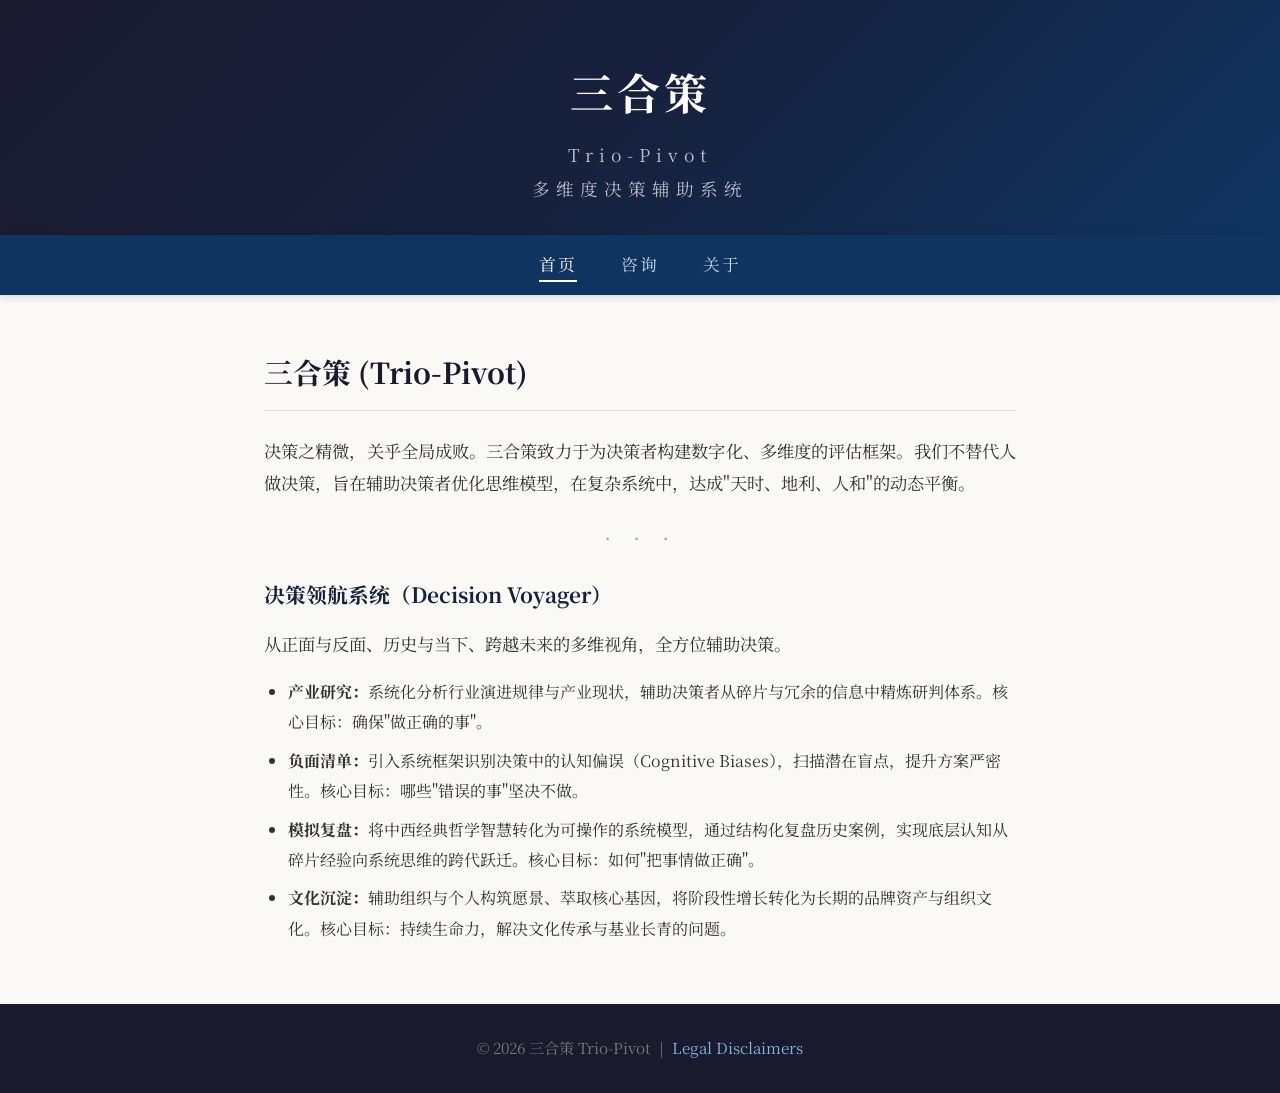
<file: index.html>
<!DOCTYPE html>
<html lang="zh-CN">
<head>
    <meta charset="UTF-8">
    <meta name="viewport" content="width=device-width, initial-scale=1.0">
    <title>三合策 (Trio-Pivot) | 全维度人生决策辅助系统</title>
    <link rel="stylesheet" href="style.css">
</head>
<body>

<header>
    <h1><a href="index.html">三合策</a></h1>
    <div class="subtitle">Trio-Pivot<br>多维度决策辅助系统</div>
</header>

<nav>
    <a href="index.html" class="active">首页</a>
    <a href="consult.html">咨询</a>
    <a href="about.html">关于</a>
</nav>

<div class="content">
    <h2>三合策 (Trio-Pivot)</h2>

    <p>决策之精微，关乎全局成败。三合策致力于为决策者构建数字化、多维度的评估框架。我们不替代人做决策，旨在辅助决策者优化思维模型，在复杂系统中，达成"天时、地利、人和"的动态平衡。</p>

    <div class="separator">· · ·</div>

    <h3>决策领航系统（Decision Voyager）</h3>
    <p>从正面与反面、历史与当下、跨越未来的多维视角，全方位辅助决策。</p>
    <ul>
        <li><strong>产业研究：</strong>系统化分析行业演进规律与产业现状，辅助决策者从碎片与冗余的信息中精炼研判体系。核心目标：确保"做正确的事"。</li>
        <li><strong>负面清单：</strong>引入系统框架识别决策中的认知偏误（Cognitive Biases），扫描潜在盲点，提升方案严密性。核心目标：哪些"错误的事"坚决不做。</li>
        <li><strong>模拟复盘：</strong>将中西经典哲学智慧转化为可操作的系统模型，通过结构化复盘历史案例，实现底层认知从碎片经验向系统思维的跨代跃迁。核心目标：如何"把事情做正确"。</li>
        <li><strong>文化沉淀：</strong>辅助组织与个人构筑愿景、萃取核心基因，将阶段性增长转化为长期的品牌资产与组织文化。核心目标：持续生命力，解决文化传承与基业长青的问题。</li>
    </ul>
</div>

<footer>
    <p>&copy; 2026 三合策 Trio-Pivot &nbsp;|&nbsp; <a href="disclaimer.html">Legal Disclaimers</a></p>
</footer>

</body>
</html>
</file>
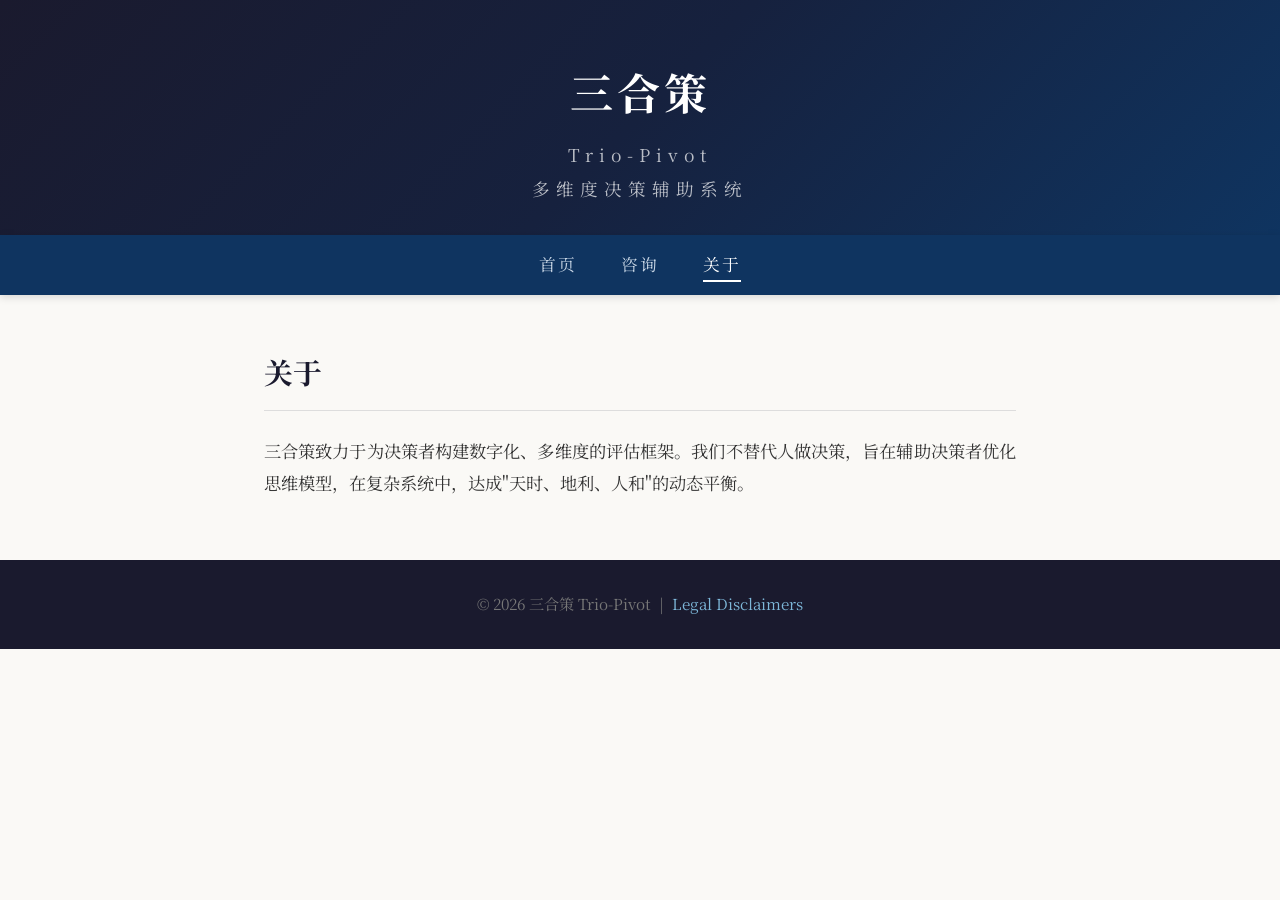
<file: about.html>
<!DOCTYPE html>
<html lang="zh-CN">
<head>
    <meta charset="UTF-8">
    <meta name="viewport" content="width=device-width, initial-scale=1.0">
    <title>关于 - 三合策 Trio-Pivot</title>
    <link rel="stylesheet" href="style.css">
</head>
<body>

<header>
    <h1><a href="index.html">三合策</a></h1>
    <div class="subtitle">Trio-Pivot<br>多维度决策辅助系统</div>
</header>

<nav>
    <a href="index.html">首页</a>
    <a href="consult.html">咨询</a>
    <a href="about.html" class="active">关于</a>
</nav>

<div class="content">
    <h2>关于</h2>

    <p>三合策致力于为决策者构建数字化、多维度的评估框架。我们不替代人做决策，旨在辅助决策者优化思维模型，在复杂系统中，达成"天时、地利、人和"的动态平衡。</p>
</div>

<footer>
    <p>&copy; 2026 三合策 Trio-Pivot &nbsp;|&nbsp; <a href="disclaimer.html">Legal Disclaimers</a></p>
</footer>

</body>
</html>
</file>
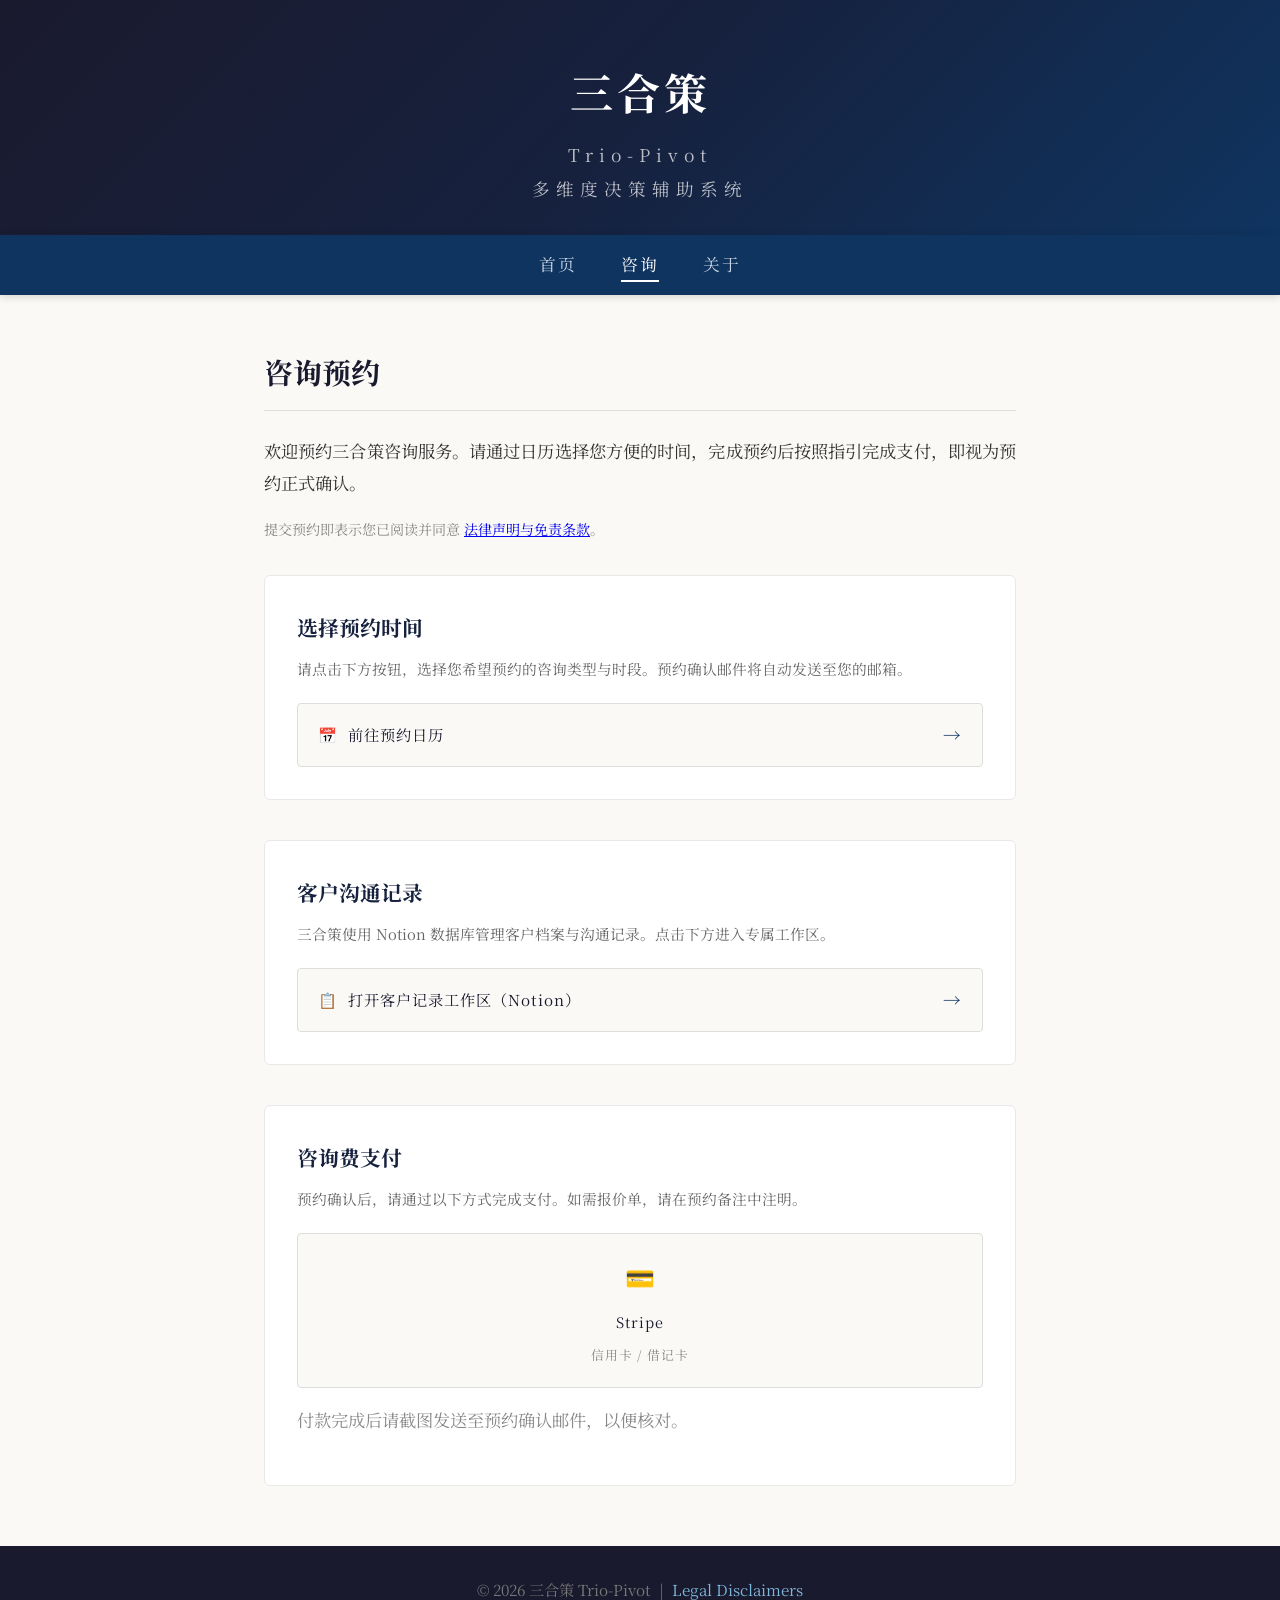
<file: consult.html>
<!DOCTYPE html>
<html lang="zh-CN">
<head>
    <meta charset="UTF-8">
    <meta name="viewport" content="width=device-width, initial-scale=1.0">
    <title>咨询预约 - 三合策 Trio-Pivot</title>
    <link rel="stylesheet" href="style.css">
    <style>
        .consult-intro { margin-bottom: 32px; }

        /* Section cards */
        .consult-card {
            background: #fff;
            border: 1px solid #e8e8e8;
            border-radius: 6px;
            padding: 32px;
            margin-bottom: 40px;
        }
        .consult-card h3 {
            margin-top: 0;
            margin-bottom: 8px;
        }
        .consult-card .card-desc {
            color: #666;
            font-size: 0.92rem;
            margin-bottom: 20px;
        }

        /* Calendly embed */
        .calendly-inline-widget {
            min-width: 320px;
            height: 660px;
            border-radius: 4px;
            overflow: hidden;
        }
        .calendly-notice {
            background: #f0f4f8;
            border: 1px dashed #b0bec5;
            border-radius: 4px;
            padding: 16px 20px;
            font-size: 0.9rem;
            color: #555;
            line-height: 1.7;
        }
        .calendly-notice code {
            background: #e0e8f0;
            padding: 1px 6px;
            border-radius: 3px;
            font-size: 0.88rem;
        }

        /* Notion CRM */
        .notion-link {
            display: flex;
            align-items: center;
            justify-content: space-between;
            padding: 14px 20px;
            border: 1px solid #ddd;
            border-radius: 4px;
            text-decoration: none;
            color: #1a1a2e;
            background: #faf9f6;
            font-size: 0.95rem;
            letter-spacing: 1px;
            transition: background 0.2s, border-color 0.2s;
        }
        .notion-link:hover {
            background: #eef2f7;
            border-color: #0f3460;
        }
        .notion-link .arrow { color: #0f3460; font-size: 1.1rem; }

        /* Payment */
        .payment-grid {
            display: grid;
            grid-template-columns: 1fr 1fr;
            gap: 14px;
            margin-top: 20px;
        }
        .payment-link {
            display: flex;
            flex-direction: column;
            align-items: center;
            justify-content: center;
            gap: 8px;
            padding: 20px 16px;
            border: 1px solid #ddd;
            border-radius: 4px;
            text-decoration: none;
            color: #1a1a2e;
            background: #faf9f6;
            font-size: 0.9rem;
            letter-spacing: 1px;
            text-align: center;
            transition: background 0.2s, border-color 0.2s;
        }
        .payment-link:hover {
            background: #eef2f7;
            border-color: #0f3460;
        }
        .payment-link .pay-icon {
            font-size: 1.5rem;
        }
        .payment-note {
            margin-top: 16px;
            font-size: 0.88rem;
            color: #888;
        }

        @media (max-width: 600px) {
            .consult-card { padding: 20px; }
            .payment-grid { grid-template-columns: 1fr 1fr; }
        }
    </style>
</head>
<body>

<header>
    <h1><a href="index.html">三合策</a></h1>
    <div class="subtitle">Trio-Pivot<br>多维度决策辅助系统</div>
</header>

<nav>
    <a href="index.html">首页</a>
    <a href="consult.html" class="active">咨询</a>
    <a href="about.html">关于</a>
</nav>

<div class="content">
    <h2>咨询预约</h2>

    <div class="consult-intro">
        <p>欢迎预约三合策咨询服务。请通过日历选择您方便的时间，完成预约后按照指引完成支付，即视为预约正式确认。</p>
        <p style="font-size:0.88rem;color:#888;">提交预约即表示您已阅读并同意 <a href="disclaimer.html">法律声明与免责条款</a>。</p>
    </div>

    <!-- 1. 日历预约 -->
    <div class="consult-card">
        <h3>选择预约时间</h3>
        <p class="card-desc">请点击下方按钮，选择您希望预约的咨询类型与时段。预约确认邮件将自动发送至您的邮箱。</p>
        <a href="https://cal.com/trio-pivot" class="notion-link" target="_blank" rel="noopener noreferrer">
            <span>📅 &nbsp;前往预约日历</span>
            <span class="arrow">→</span>
        </a>
    </div>

    <!-- 2. 客户记录系统 -->
    <div class="consult-card">
        <h3>客户沟通记录</h3>
        <p class="card-desc">三合策使用 Notion 数据库管理客户档案与沟通记录。点击下方进入专属工作区。</p>
        <!-- 请将 href 替换为您的 Notion 页面链接 -->
        <a href="https://www.notion.so/3406f94b24ba804da696eafe4190dd76?source=copy_link" class="notion-link" target="_blank" rel="noopener noreferrer">
            <span>📋 &nbsp;打开客户记录工作区（Notion）</span>
            <span class="arrow">→</span>
        </a>
    </div>

    <!-- 3. 支付 -->
    <div class="consult-card">
        <h3>咨询费支付</h3>
        <p class="card-desc">预约确认后，请通过以下方式完成支付。如需报价单，请在预约备注中注明。</p>
        <!-- 请将 href 替换为您的 Stripe Payment Link -->
        <a href="https://buy.stripe.com/YOUR_STRIPE_LINK" class="payment-link" target="_blank" rel="noopener noreferrer">
            <span class="pay-icon">💳</span>
            <span>Stripe</span>
            <span style="font-size:0.8rem;color:#888;">信用卡 / 借记卡</span>
        </a>
        <p class="payment-note">付款完成后请截图发送至预约确认邮件，以便核对。</p>
    </div>

</div>

<footer>
    <p>&copy; 2026 三合策 Trio-Pivot &nbsp;|&nbsp; <a href="disclaimer.html">Legal Disclaimers</a></p>
</footer>

</body>
</html>
</file>
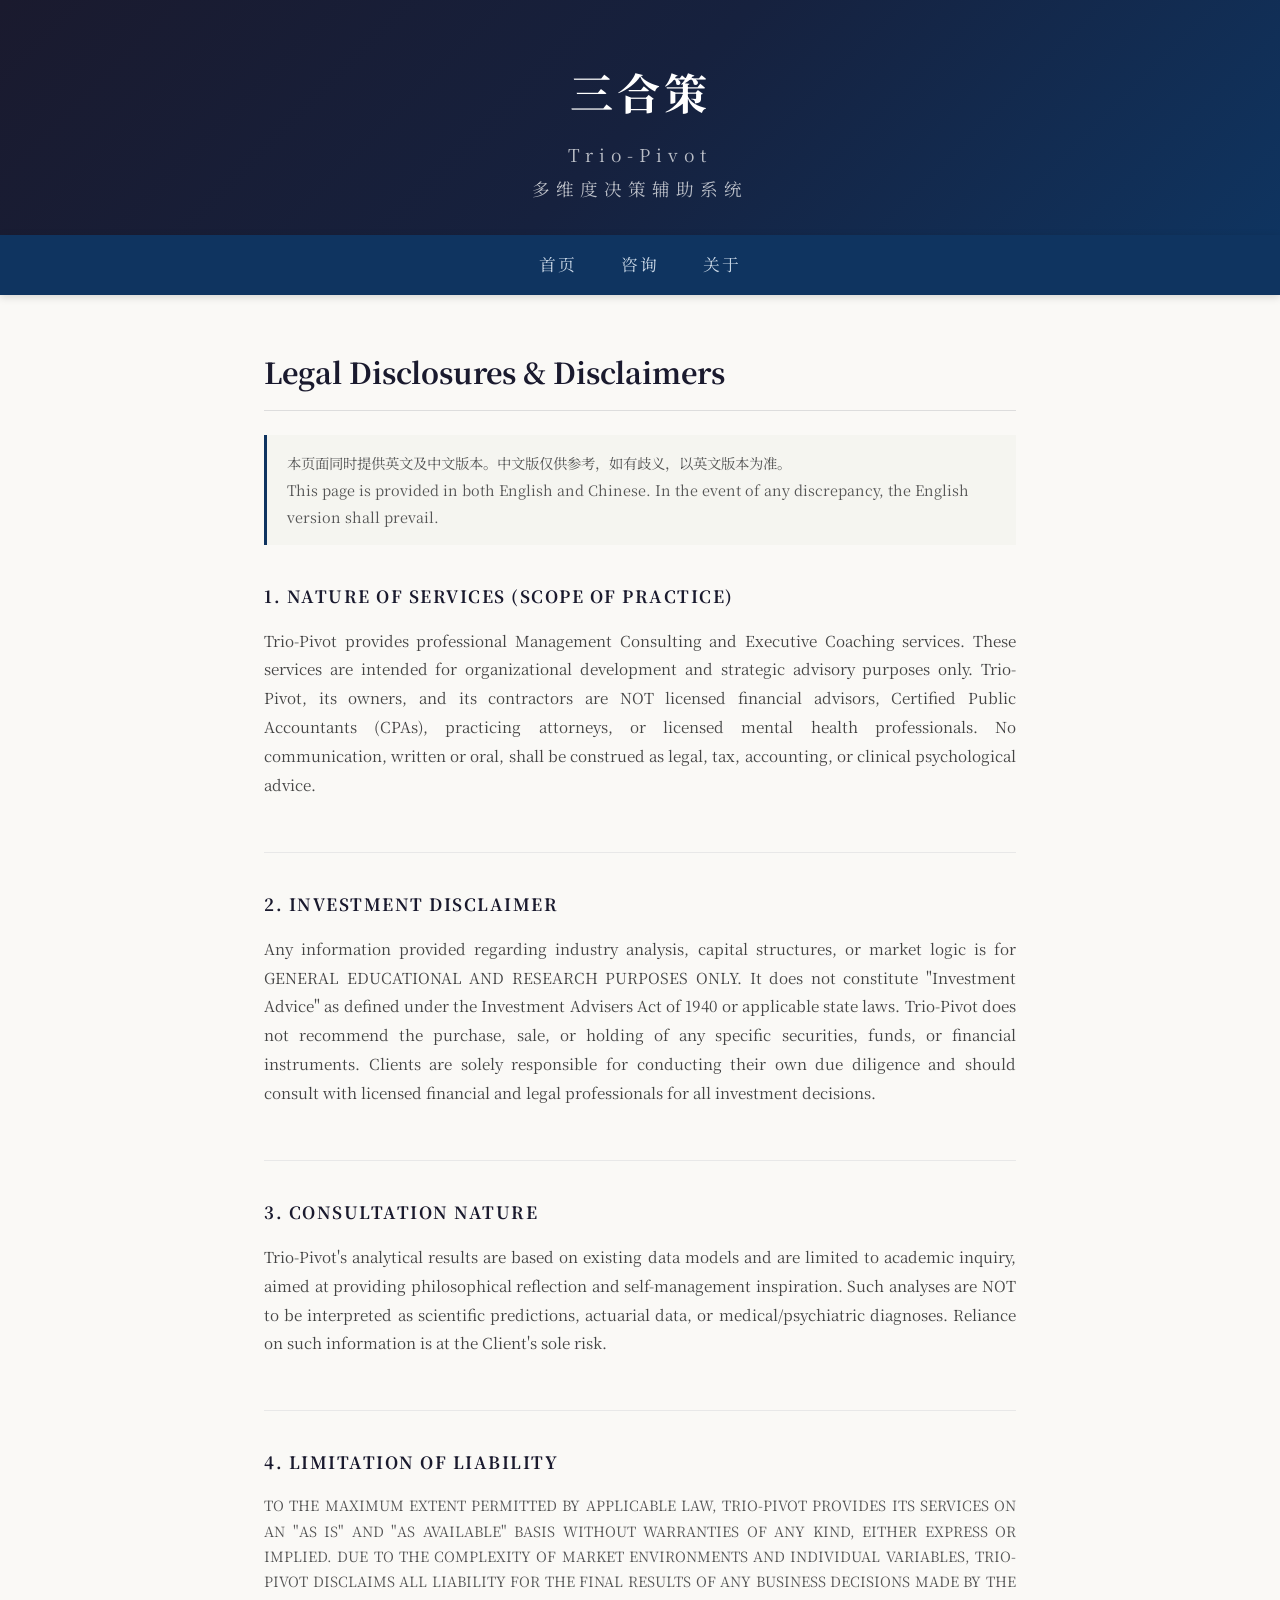
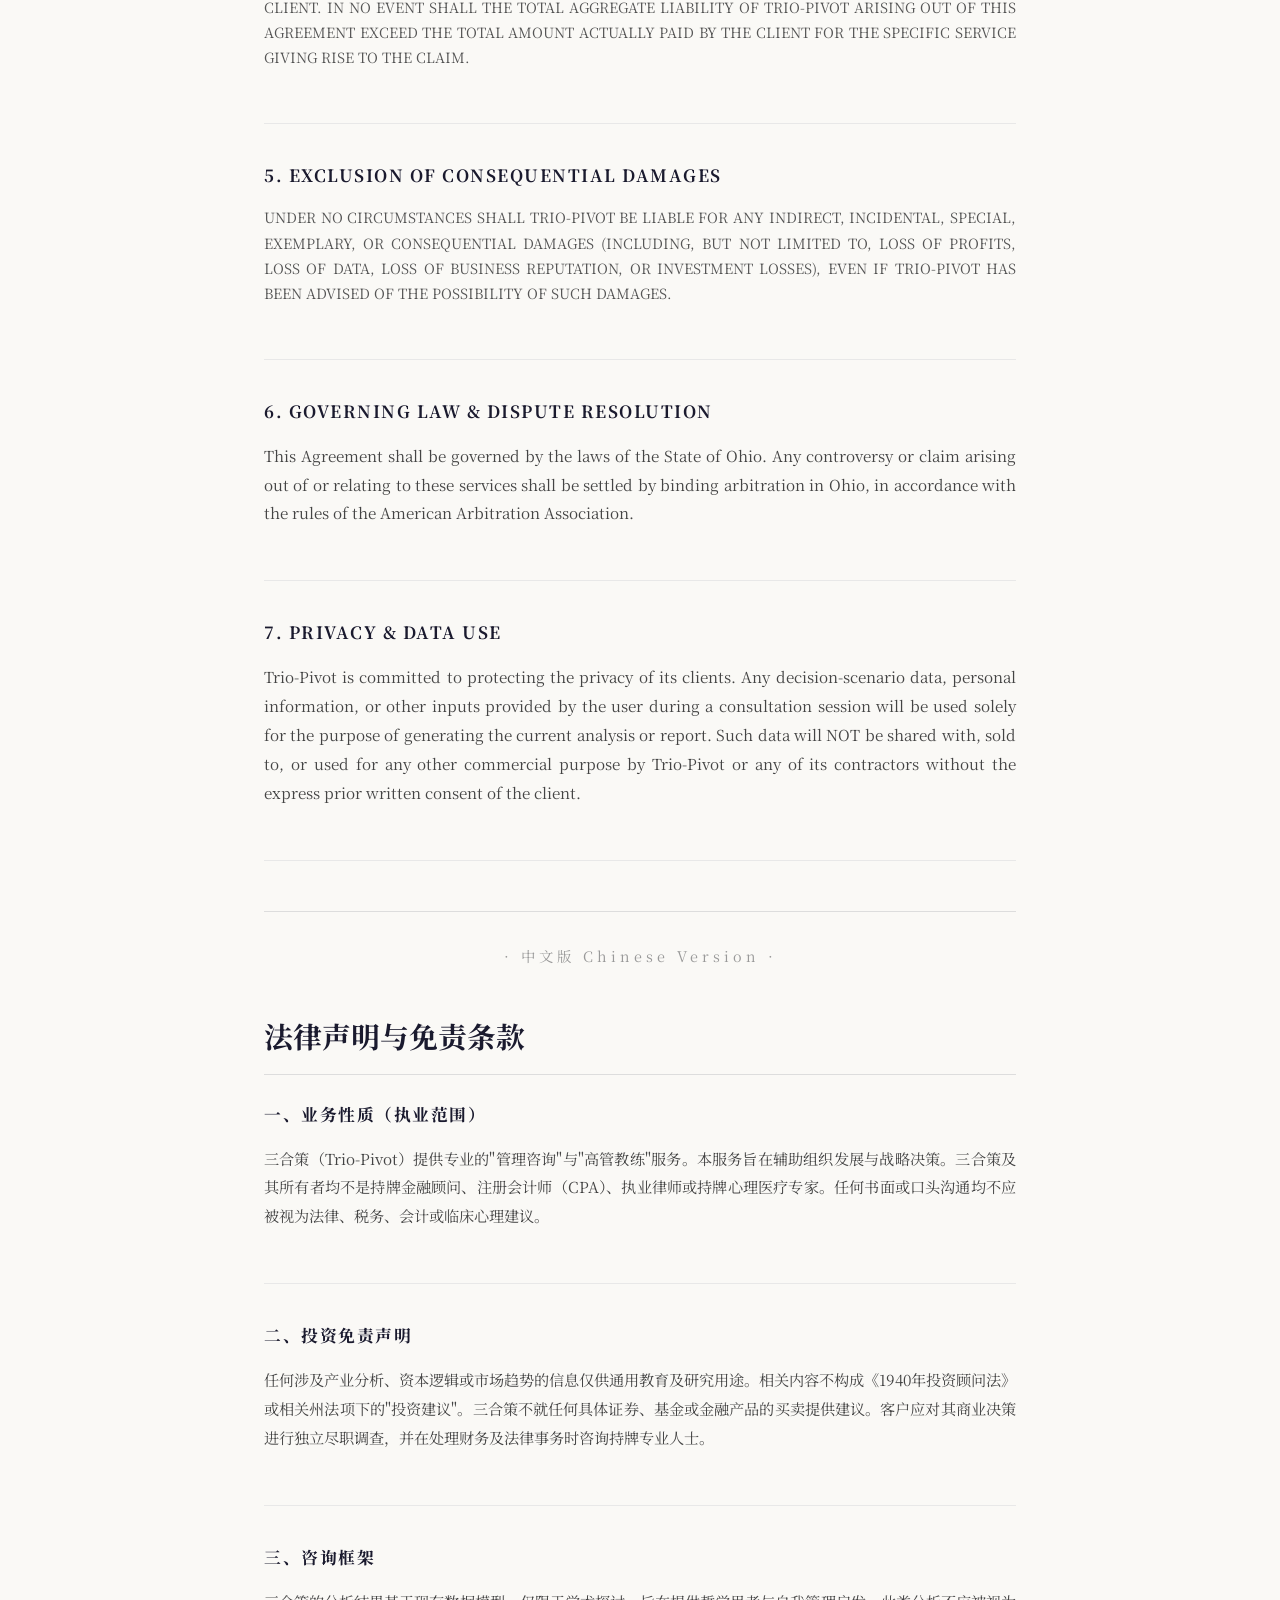
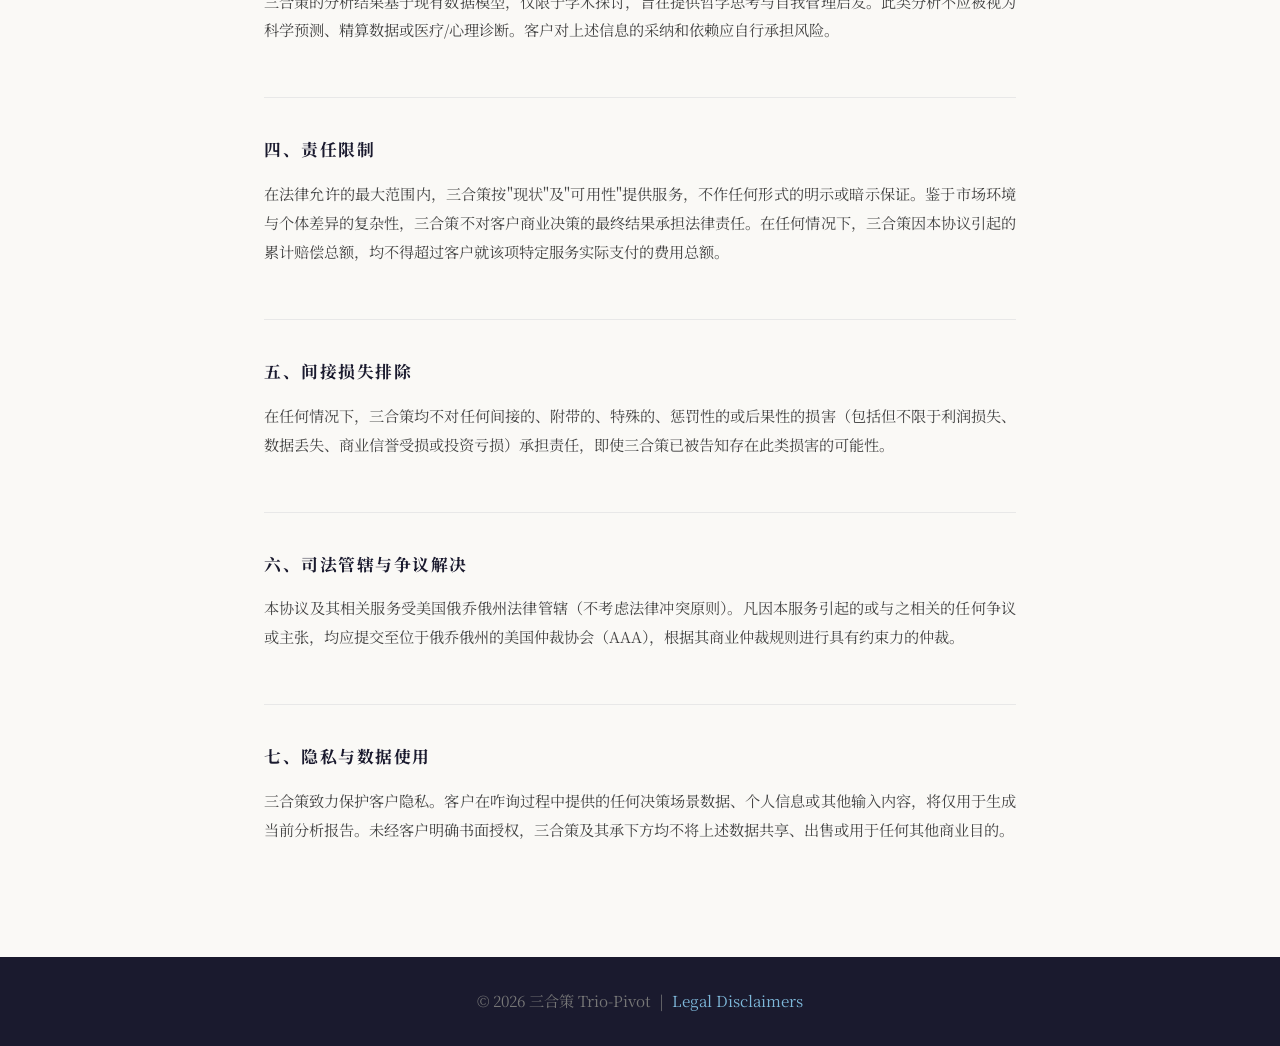
<file: disclaimer.html>
<!DOCTYPE html>
<html lang="zh-CN">
<head>
    <meta charset="UTF-8">
    <meta name="viewport" content="width=device-width, initial-scale=1.0">
    <title>法律声明 - 三合策 Trio-Pivot</title>
    <link rel="stylesheet" href="style.css">
    <style>
        .disclaimer-section {
            margin-bottom: 36px;
            padding-bottom: 36px;
            border-bottom: 1px solid #e8e8e8;
        }
        .disclaimer-section:last-child {
            border-bottom: none;
        }
        .disclaimer-section h3 {
            margin-top: 0;
            font-size: 1.05rem;
            color: #1a1a2e;
            text-transform: uppercase;
            letter-spacing: 1.5px;
        }
        .disclaimer-section p {
            font-size: 0.95rem;
            color: #444;
        }
        .disclaimer-section p.caps {
            font-size: 0.88rem;
            color: #555;
            line-height: 1.8;
        }
        .lang-divider {
            text-align: center;
            margin: 50px 0 40px;
            border-top: 1px solid #ddd;
            padding-top: 30px;
            font-size: 0.9rem;
            color: #999;
            letter-spacing: 4px;
        }
        .disclaimer-note {
            background: #f5f5f0;
            border-left: 3px solid #0f3460;
            padding: 14px 20px;
            margin-bottom: 36px;
            font-size: 0.9rem;
            color: #555;
        }
    </style>
</head>
<body>

<header>
    <h1><a href="index.html">三合策</a></h1>
    <div class="subtitle">Trio-Pivot<br>多维度决策辅助系统</div>
</header>

<nav>
    <a href="index.html">首页</a>
    <a href="consult.html">咨询</a>
    <a href="about.html">关于</a>
</nav>

<div class="content">
    <h2>Legal Disclosures &amp; Disclaimers</h2>

    <div class="disclaimer-note">
        本页面同时提供英文及中文版本。中文版仅供参考，如有歧义，以英文版本为准。<br>
        This page is provided in both English and Chinese. In the event of any discrepancy, the English version shall prevail.
    </div>

    <!-- ENGLISH VERSION -->
    <div class="disclaimer-section">
        <h3>1. Nature of Services (Scope of Practice)</h3>
        <p>Trio-Pivot provides professional Management Consulting and Executive Coaching services. These services are intended for organizational development and strategic advisory purposes only. Trio-Pivot, its owners, and its contractors are NOT licensed financial advisors, Certified Public Accountants (CPAs), practicing attorneys, or licensed mental health professionals. No communication, written or oral, shall be construed as legal, tax, accounting, or clinical psychological advice.</p>
    </div>

    <div class="disclaimer-section">
        <h3>2. Investment Disclaimer</h3>
        <p>Any information provided regarding industry analysis, capital structures, or market logic is for GENERAL EDUCATIONAL AND RESEARCH PURPOSES ONLY. It does not constitute "Investment Advice" as defined under the Investment Advisers Act of 1940 or applicable state laws. Trio-Pivot does not recommend the purchase, sale, or holding of any specific securities, funds, or financial instruments. Clients are solely responsible for conducting their own due diligence and should consult with licensed financial and legal professionals for all investment decisions.</p>
    </div>

    <div class="disclaimer-section">
        <h3>3. Consultation Nature</h3>
        <p>Trio-Pivot's analytical results are based on existing data models and are limited to academic inquiry, aimed at providing philosophical reflection and self-management inspiration. Such analyses are NOT to be interpreted as scientific predictions, actuarial data, or medical/psychiatric diagnoses. Reliance on such information is at the Client's sole risk.</p>
    </div>

    <div class="disclaimer-section">
        <h3>4. Limitation of Liability</h3>
        <p class="caps">TO THE MAXIMUM EXTENT PERMITTED BY APPLICABLE LAW, TRIO-PIVOT PROVIDES ITS SERVICES ON AN "AS IS" AND "AS AVAILABLE" BASIS WITHOUT WARRANTIES OF ANY KIND, EITHER EXPRESS OR IMPLIED. DUE TO THE COMPLEXITY OF MARKET ENVIRONMENTS AND INDIVIDUAL VARIABLES, TRIO-PIVOT DISCLAIMS ALL LIABILITY FOR THE FINAL RESULTS OF ANY BUSINESS DECISIONS MADE BY THE CLIENT. IN NO EVENT SHALL THE TOTAL AGGREGATE LIABILITY OF TRIO-PIVOT ARISING OUT OF THIS AGREEMENT EXCEED THE TOTAL AMOUNT ACTUALLY PAID BY THE CLIENT FOR THE SPECIFIC SERVICE GIVING RISE TO THE CLAIM.</p>
    </div>

    <div class="disclaimer-section">
        <h3>5. Exclusion of Consequential Damages</h3>
        <p class="caps">UNDER NO CIRCUMSTANCES SHALL TRIO-PIVOT BE LIABLE FOR ANY INDIRECT, INCIDENTAL, SPECIAL, EXEMPLARY, OR CONSEQUENTIAL DAMAGES (INCLUDING, BUT NOT LIMITED TO, LOSS OF PROFITS, LOSS OF DATA, LOSS OF BUSINESS REPUTATION, OR INVESTMENT LOSSES), EVEN IF TRIO-PIVOT HAS BEEN ADVISED OF THE POSSIBILITY OF SUCH DAMAGES.</p>
    </div>

    <div class="disclaimer-section">
        <h3>6. Governing Law &amp; Dispute Resolution</h3>
        <p>This Agreement shall be governed by the laws of the State of Ohio. Any controversy or claim arising out of or relating to these services shall be settled by binding arbitration in Ohio, in accordance with the rules of the American Arbitration Association.</p>
    </div>

    <div class="disclaimer-section">
        <h3>7. Privacy &amp; Data Use</h3>
        <p>Trio-Pivot is committed to protecting the privacy of its clients. Any decision-scenario data, personal information, or other inputs provided by the user during a consultation session will be used solely for the purpose of generating the current analysis or report. Such data will NOT be shared with, sold to, or used for any other commercial purpose by Trio-Pivot or any of its contractors without the express prior written consent of the client.</p>
    </div>

    <!-- CHINESE VERSION -->
    <div class="lang-divider">· 中文版 Chinese Version ·</div>

    <h2>法律声明与免责条款</h2>

    <div class="disclaimer-section">
        <h3>一、业务性质（执业范围）</h3>
        <p>三合策（Trio-Pivot）提供专业的"管理咨询"与"高管教练"服务。本服务旨在辅助组织发展与战略决策。三合策及其所有者均不是持牌金融顾问、注册会计师（CPA）、执业律师或持牌心理医疗专家。任何书面或口头沟通均不应被视为法律、税务、会计或临床心理建议。</p>
    </div>

    <div class="disclaimer-section">
        <h3>二、投资免责声明</h3>
        <p>任何涉及产业分析、资本逻辑或市场趋势的信息仅供通用教育及研究用途。相关内容不构成《1940年投资顾问法》或相关州法项下的"投资建议"。三合策不就任何具体证券、基金或金融产品的买卖提供建议。客户应对其商业决策进行独立尽职调查，并在处理财务及法律事务时咨询持牌专业人士。</p>
    </div>

    <div class="disclaimer-section">
        <h3>三、咨询框架</h3>
        <p>三合策的分析结果基于现有数据模型，仅限于学术探讨，旨在提供哲学思考与自我管理启发。此类分析不应被视为科学预测、精算数据或医疗/心理诊断。客户对上述信息的采纳和依赖应自行承担风险。</p>
    </div>

    <div class="disclaimer-section">
        <h3>四、责任限制</h3>
        <p>在法律允许的最大范围内，三合策按"现状"及"可用性"提供服务，不作任何形式的明示或暗示保证。鉴于市场环境与个体差异的复杂性，三合策不对客户商业决策的最终结果承担法律责任。在任何情况下，三合策因本协议引起的累计赔偿总额，均不得超过客户就该项特定服务实际支付的费用总额。</p>
    </div>

    <div class="disclaimer-section">
        <h3>五、间接损失排除</h3>
        <p>在任何情况下，三合策均不对任何间接的、附带的、特殊的、惩罚性的或后果性的损害（包括但不限于利润损失、数据丢失、商业信誉受损或投资亏损）承担责任，即使三合策已被告知存在此类损害的可能性。</p>
    </div>

    <div class="disclaimer-section">
        <h3>六、司法管辖与争议解决</h3>
        <p>本协议及其相关服务受美国俄乔俄州法律管辖（不考虑法律冲突原则）。凡因本服务引起的或与之相关的任何争议或主张，均应提交至位于俄乔俄州的美国仲裁协会（AAA），根据其商业仲裁规则进行具有约束力的仲裁。</p>
    </div>

    <div class="disclaimer-section">
        <h3>七、隐私与数据使用</h3>
        <p>三合策致力保护客户隐私。客户在咋询过程中提供的任何决策场景数据、个人信息或其他输入内容，将仅用于生成当前分析报告。未经客户明确书面授权，三合策及其承下方均不将上述数据共享、出售或用于任何其他商业目的。</p>
    </div>

</div>

<footer>
    <p>&copy; 2026 三合策 Trio-Pivot &nbsp;|&nbsp; <a href="disclaimer.html">Legal Disclaimers</a></p>
</footer>

</body>
</html>
</file>
<file: style.css>
@import url('https://fonts.googleapis.com/css2?family=Noto+Serif+SC:wght@400;700&display=swap');

* { margin: 0; padding: 0; box-sizing: border-box; }

body {
    font-family: 'Noto Serif SC', 'Georgia', 'Times New Roman', serif;
    color: #333;
    line-height: 1.9;
    background: #faf9f6;
}

/* Header */
header {
    background: linear-gradient(135deg, #1a1a2e, #16213e, #0f3460);
    color: #fff;
    padding: 50px 20px 30px;
    text-align: center;
}

header h1 {
    font-size: 2.7rem;
    letter-spacing: 4px;
    margin-bottom: 6px;
}

header h1 a {
    color: #fff;
    text-decoration: none;
}

header .subtitle {
    font-size: 1.1rem;
    opacity: 0.7;
    letter-spacing: 6px;
}

/* Nav */
nav {
    background: #0f3460;
    padding: 14px 20px;
    text-align: center;
    position: sticky;
    top: 0;
    z-index: 100;
    box-shadow: 0 2px 8px rgba(0,0,0,0.15);
}

nav a {
    color: #c8d6e5;
    text-decoration: none;
    margin: 0 20px;
    font-size: 1.05rem;
    letter-spacing: 2px;
    transition: color 0.2s;
    position: relative;
}

nav a:hover,
nav a.active {
    color: #fff;
}

nav a.active::after {
    content: '';
    position: absolute;
    bottom: -6px;
    left: 0;
    right: 0;
    height: 2px;
    background: #fff;
}

/* Main content */
.content {
    max-width: 800px;
    margin: 50px auto;
    padding: 0 24px;
}

.content h2 {
    font-size: 1.8rem;
    color: #1a1a2e;
    margin-bottom: 24px;
    padding-bottom: 10px;
    border-bottom: 1px solid #ddd;
}

.content h3 {
    font-size: 1.3rem;
    color: #16213e;
    margin: 16px 0 14px;
}

.content p {
    font-size: 1.08rem;
    margin-bottom: 16px;
    text-align: justify;
}

.content ul, .content ol {
    margin: 16px 0 16px 24px;
}

.content li {
    margin-bottom: 8px;
}

/* Blog post cards on notes page */
.post-list {
    list-style: none;
    margin: 0;
    padding: 0;
}

.post-list li {
    margin-bottom: 36px;
    padding-bottom: 36px;
    border-bottom: 1px solid #e8e8e8;
}

.post-list li:last-child {
    border-bottom: none;
}

.post-list h3 {
    margin: 0 0 8px;
}

.post-list h3 a {
    color: #16213e;
    text-decoration: none;
    transition: color 0.2s;
}

.post-list h3 a:hover {
    color: #0f3460;
    text-decoration: underline;
}

.post-meta {
    font-size: 0.85rem;
    color: #888;
    margin-bottom: 12px;
}

.post-excerpt {
    color: #555;
}

/* Article page */
article h2 {
    border-bottom: none;
    margin-top: 30px;
}

article blockquote {
    border-left: 3px solid #0f3460;
    padding: 10px 20px;
    margin: 20px 0;
    background: #f0f0f0;
    font-style: italic;
}

/* Separator */
.separator {
    text-align: center;
    margin: 16px 0;
    color: #aaa;
    letter-spacing: 8px;
    font-size: 1.4rem;
}

/* Footer */
footer {
    background: #1a1a2e;
    color: #777;
    text-align: center;
    padding: 30px 20px;
    margin-top: 60px;
    font-size: 0.95rem;
}

footer a {
    color: #7eb8da;
    text-decoration: none;
}

/* Responsive */
@media (max-width: 600px) {
    header h1 { font-size: 2rem; }
    nav a { margin: 0 10px; font-size: 0.95rem; }
    .content { padding: 0 16px; margin: 30px auto; }
}
</file>
